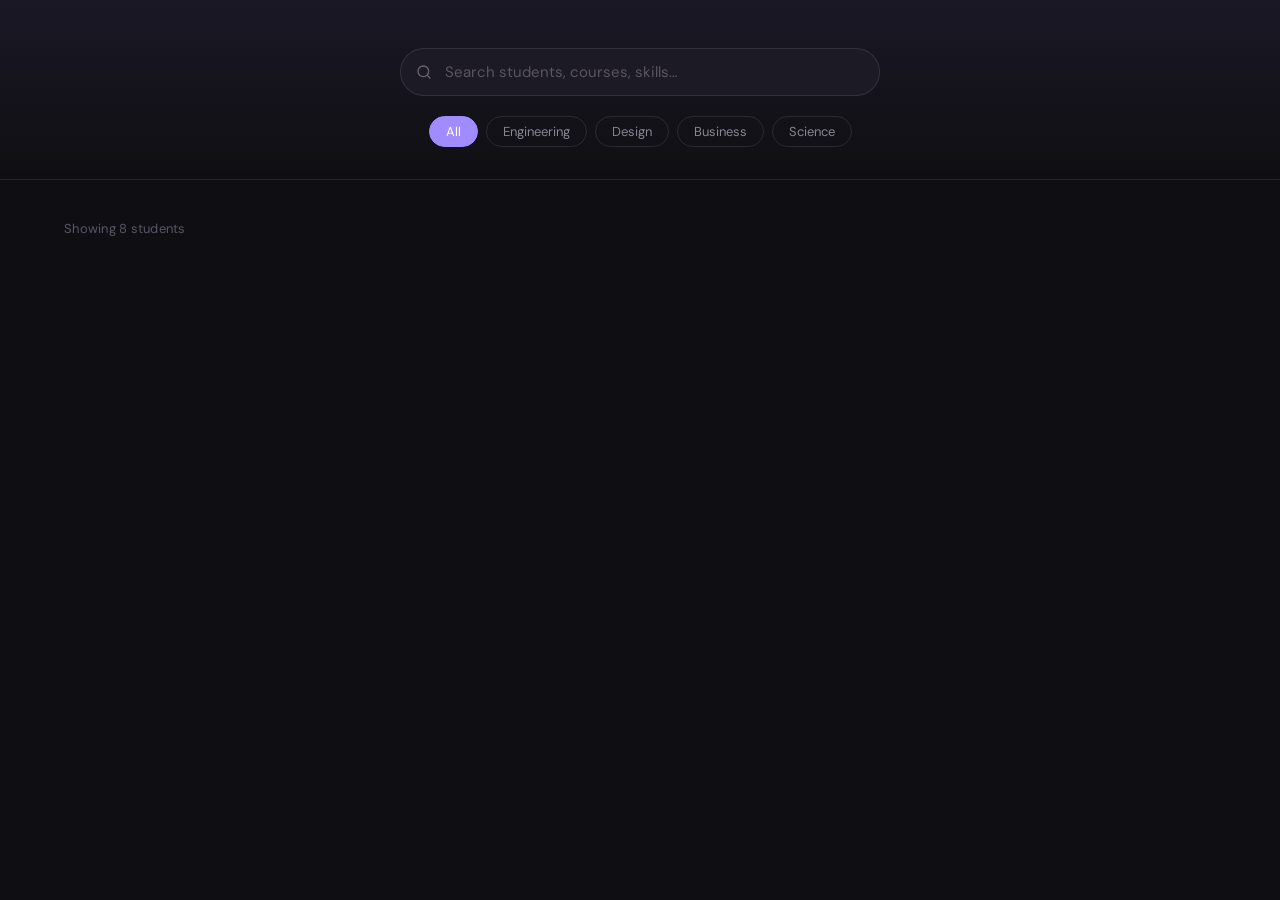
<file: index.html>
<!DOCTYPE html>
<html lang="en">
<head>
  <meta charset="UTF-8" />
  <meta name="viewport" content="width=device-width, initial-scale=1.0"/>
  <title>Student Directory</title>
  <link rel="stylesheet" href="src/css/style.css" />
</head>
<body>

<header>
  <div class="search-wrap">
    <svg class="search-icon" width="16" height="16" viewBox="0 0 24 24" fill="none" stroke="currentColor" stroke-width="2" stroke-linecap="round" stroke-linejoin="round"><circle cx="11" cy="11" r="8"/><line x1="21" y1="21" x2="16.65" y2="16.65"/></svg>
    <input type="text" id="search" placeholder="Search students, courses, skills…" />
  </div>

  <div class="filter-row">
    <button class="filter-btn active" onclick="setFilter('all', this)">All</button>
    <button class="filter-btn" onclick="setFilter('Engineering', this)">Engineering</button>
    <button class="filter-btn" onclick="setFilter('Design', this)">Design</button>
    <button class="filter-btn" onclick="setFilter('Business', this)">Business</button>
    <button class="filter-btn" onclick="setFilter('Science', this)">Science</button>
  </div>
</header>

<main>
  <p class="results-meta" id="meta">Showing 8 students</p>

  <div class="grid" id="grid">
    <!-- Cards will be generated dynamically by main.js -->
  </div>
</main>

<script src="main.js"></script>
</body>
</html>
</file>
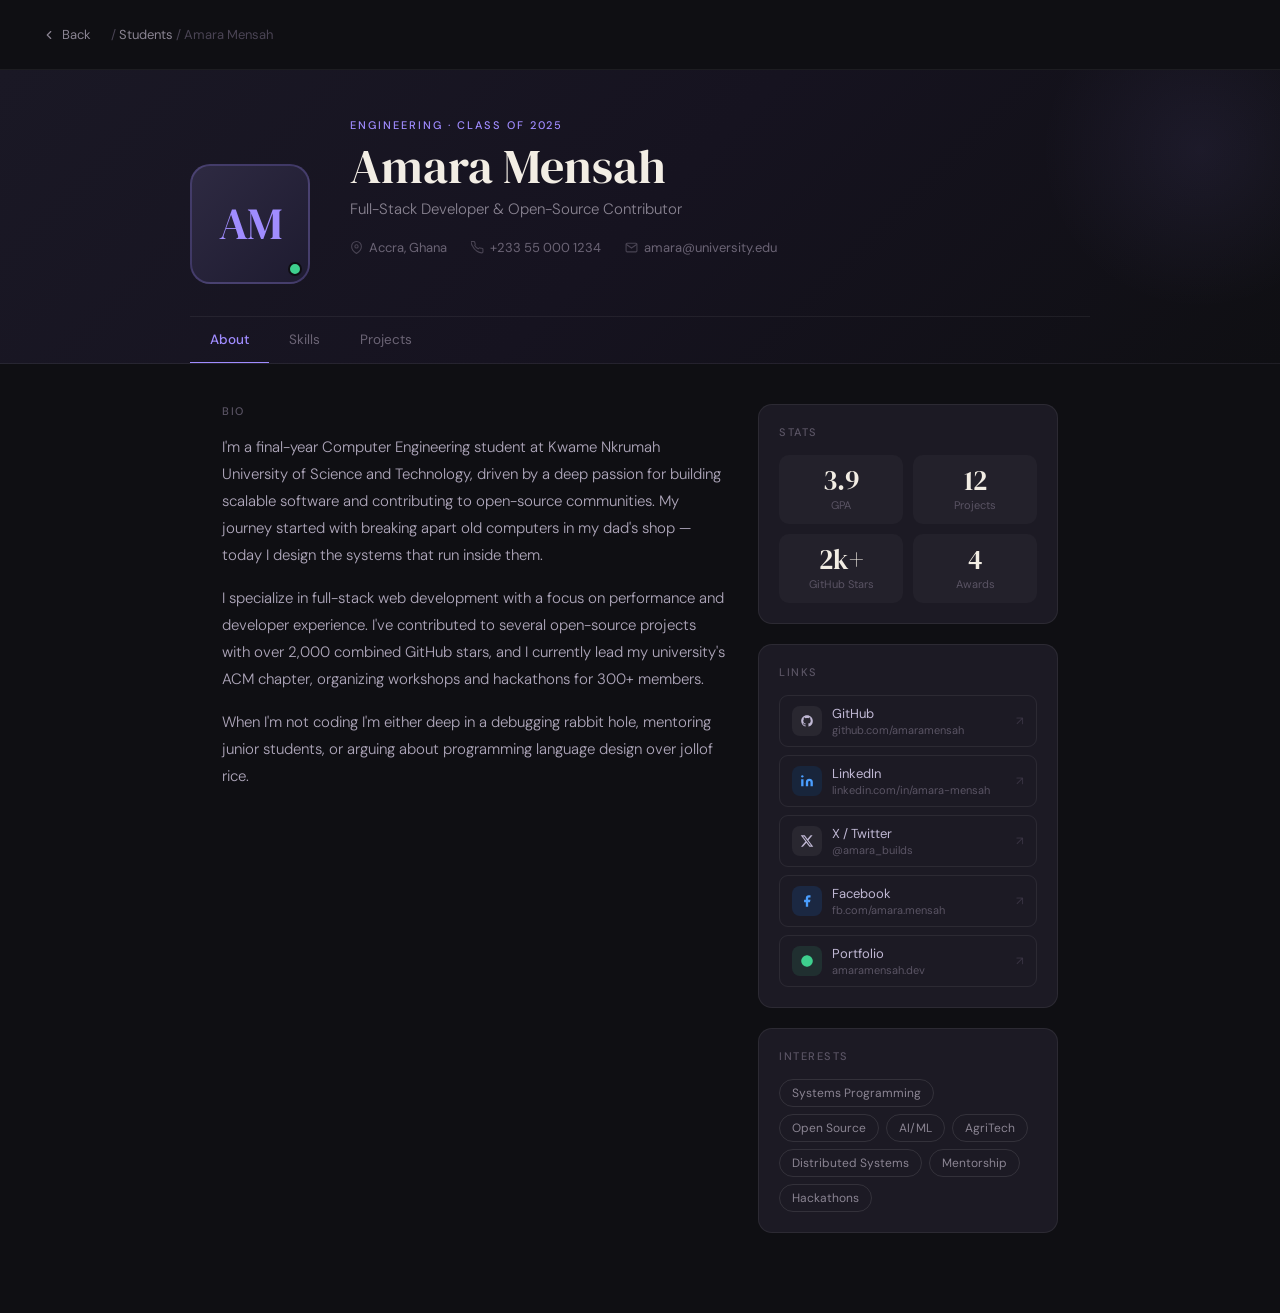
<file: students/amarah-mensah.html>
<!DOCTYPE html>
<html>
<head>
<link rel="stylesheet" href="../src/css/style.css">
</head>
<body>

<!-- NAV -->
<nav>
  <button class="back-btn" onclick="window.location.href='../index.html'">
    <svg viewBox="0 0 24 24" fill="none" stroke="currentColor" stroke-width="2" stroke-linecap="round" stroke-linejoin="round"><polyline points="15 18 9 12 15 6"/></svg>
    Back
  </button>
  <span class="nav-breadcrumb">/ <span>Students</span> / Amara Mensah</span>
</nav>

<!-- HERO -->
<div class="hero">
  <div class="hero-bg-circle"></div>
  <div class="hero-inner">
    <div class="avatar-wrap">
      <div class="avatar">AM</div>
      <div class="status-dot" title="Open to opportunities"></div>
    </div>
    <div class="hero-info">
      <p class="hero-tag">Engineering · Class of 2025</p>
      <h1 class="hero-name">Amara Mensah</h1>
      <p class="hero-sub">Full-Stack Developer &amp; Open-Source Contributor</p>
      <div class="hero-meta">
        <span class="hero-meta-item">
          <svg viewBox="0 0 24 24" fill="none" stroke="currentColor" stroke-width="2"><path d="M21 10c0 7-9 13-9 13s-9-6-9-13a9 9 0 0118 0z"/><circle cx="12" cy="10" r="3"/></svg>
          Accra, Ghana
        </span>
        <span class="hero-meta-item">
          <svg viewBox="0 0 24 24" fill="none" stroke="currentColor" stroke-width="2"><path d="M22 16.92v3a2 2 0 01-2.18 2 19.79 19.79 0 01-8.63-3.07A19.5 19.5 0 013.07 9.81a19.79 19.79 0 01-3.07-8.67A2 2 0 012 .84h3a2 2 0 012 1.72c.127.96.361 1.903.7 2.81a2 2 0 01-.45 2.11L6.91 8.18a16 16 0 006.29 6.29l1.5-1.31a2 2 0 012.11-.45c.907.339 1.85.573 2.81.7A2 2 0 0122 15.92z"/></svg>
          +233 55 000 1234
        </span>
        <span class="hero-meta-item">
          <svg viewBox="0 0 24 24" fill="none" stroke="currentColor" stroke-width="2"><path d="M4 4h16c1.1 0 2 .9 2 2v12c0 1.1-.9 2-2 2H4c-1.1 0-2-.9-2-2V6c0-1.1.9-2 2-2z"/><polyline points="22,6 12,13 2,6"/></svg>
          amara@university.edu
        </span>
      </div>
    </div>
  </div>

  <div class="hero-tabs">
    <button class="tab active" onclick="showTab('about', this)">About</button>
    <button class="tab" onclick="showTab('skills', this)">Skills</button>
    <button class="tab" onclick="showTab('projects', this)">Projects</button>
  </div>
</div>

<!-- BODY -->
<div class="body-wrap">

  <!-- LEFT CONTENT -->
  <div>

    <!-- ABOUT -->
    <section id="tab-about">
      <p class="section-label">Bio</p>
      <div class="bio-text">
        <p>I'm a final-year Computer Engineering student at Kwame Nkrumah University of Science and Technology, driven by a deep passion for building scalable software and contributing to open-source communities. My journey started with breaking apart old computers in my dad's shop — today I design the systems that run inside them.</p>
        <p>I specialize in full-stack web development with a focus on performance and developer experience. I've contributed to several open-source projects with over 2,000 combined GitHub stars, and I currently lead my university's ACM chapter, organizing workshops and hackathons for 300+ members.</p>
        <p>When I'm not coding I'm either deep in a debugging rabbit hole, mentoring junior students, or arguing about programming language design over jollof rice.</p>
      </div>
    </section>

    <!-- SKILLS -->
    <section id="tab-skills" style="display:none">
      <p class="section-label">Technical Skills</p>
      <div class="skills-grid">
        <div class="skill-row"><div class="skill-header"><span class="skill-name">Python</span><span class="skill-pct">95%</span></div><div class="skill-bar-bg"><div class="skill-bar-fill" data-w="95"></div></div></div>
        <div class="skill-row"><div class="skill-header"><span class="skill-name">JavaScript / TypeScript</span><span class="skill-pct">90%</span></div><div class="skill-bar-bg"><div class="skill-bar-fill" data-w="90"></div></div></div>
        <div class="skill-row"><div class="skill-header"><span class="skill-name">React &amp; Next.js</span><span class="skill-pct">88%</span></div><div class="skill-bar-bg"><div class="skill-bar-fill" data-w="88"></div></div></div>
        <div class="skill-row"><div class="skill-header"><span class="skill-name">Rust</span><span class="skill-pct">72%</span></div><div class="skill-bar-bg"><div class="skill-bar-fill" data-w="72"></div></div></div>
        <div class="skill-row"><div class="skill-header"><span class="skill-name">PostgreSQL / Redis</span><span class="skill-pct">80%</span></div><div class="skill-bar-bg"><div class="skill-bar-fill" data-w="80"></div></div></div>
        <div class="skill-row"><div class="skill-header"><span class="skill-name">Docker / Kubernetes</span><span class="skill-pct">75%</span></div><div class="skill-bar-bg"><div class="skill-bar-fill" data-w="75"></div></div></div>
        <div class="skill-row"><div class="skill-header"><span class="skill-name">AWS / GCP</span><span class="skill-pct">70%</span></div><div class="skill-bar-bg"><div class="skill-bar-fill" data-w="70"></div></div></div>
      </div>
    </section>

    <!-- PROJECTS -->
    <section id="tab-projects" style="display:none">
      <p class="section-label">Featured Projects</p>
      <div class="projects-list">
        <div class="project-card">
          <div class="project-icon">⚡</div>
          <div class="project-info">
            <p class="project-title">FluxDB</p>
            <p class="project-desc">A lightweight, embedded key-value store written in Rust with a focus on sub-millisecond reads and crash-safe writes.</p>
            <div class="project-tags"><span class="ptag">Rust</span><span class="ptag">Systems</span><span class="ptag">Open Source</span></div>
          </div>
        </div>
        <div class="project-card">
          <div class="project-icon">🌍</div>
          <div class="project-info">
            <p class="project-title">AgroSense Dashboard</p>
            <p class="project-desc">IoT sensor analytics platform for small-scale farmers across West Africa, built with Next.js and real-time WebSocket streams.</p>
            <div class="project-tags"><span class="ptag">Next.js</span><span class="ptag">IoT</span><span class="ptag">Python</span></div>
          </div>
        </div>
        <div class="project-card">
          <div class="project-icon">🤖</div>
          <div class="project-info">
            <p class="project-title">CodeMentor CLI</p>
            <p class="project-desc">An AI-powered command-line tool that reviews pull requests and suggests improvements based on style guides and best practices.</p>
            <div class="project-tags"><span class="ptag">TypeScript</span><span class="ptag">LLM</span><span class="ptag">CLI</span></div>
          </div>
        </div>
      </div>
    </section>

  </div>

  <!-- RIGHT SIDEBAR -->
  <aside class="sidebar">

    <div class="sidebar-card">
      <p class="sidebar-card-title">Stats</p>
      <div class="stats-grid">
        <div class="stat-box"><div class="stat-num">3.9</div><div class="stat-label">GPA</div></div>
        <div class="stat-box"><div class="stat-num">12</div><div class="stat-label">Projects</div></div>
        <div class="stat-box"><div class="stat-num">2k+</div><div class="stat-label">GitHub Stars</div></div>
        <div class="stat-box"><div class="stat-num">4</div><div class="stat-label">Awards</div></div>
      </div>
    </div>

    <div class="sidebar-card">
      <p class="sidebar-card-title">Links</p>
      <div class="links-list">
        <a class="link-item" href="https://github.com/amaramensah" target="_blank">
          <div class="link-icon gh"><svg viewBox="0 0 24 24"><path d="M12 2C6.48 2 2 6.48 2 12c0 4.42 2.87 8.17 6.84 9.49.5.09.68-.22.68-.48v-1.7c-2.78.61-3.37-1.34-3.37-1.34-.46-1.16-1.11-1.47-1.11-1.47-.91-.62.07-.61.07-.61 1 .07 1.53 1.03 1.53 1.03.89 1.52 2.34 1.08 2.91.83.09-.65.35-1.08.63-1.33-2.22-.25-4.55-1.11-4.55-4.94 0-1.09.39-1.98 1.03-2.68-.1-.25-.45-1.27.1-2.64 0 0 .84-.27 2.75 1.02A9.56 9.56 0 0112 6.8c.85 0 1.7.11 2.5.33 1.91-1.29 2.75-1.02 2.75-1.02.55 1.37.2 2.39.1 2.64.64.7 1.03 1.59 1.03 2.68 0 3.84-2.34 4.68-4.57 4.93.36.31.68.92.68 1.85v2.74c0 .27.18.58.69.48A10.01 10.01 0 0022 12c0-5.52-4.48-10-10-10z"/></svg></div>
          <div class="link-text"><div class="link-label">GitHub</div><div class="link-url">github.com/amaramensah</div></div>
          <span class="link-arrow">↗</span>
        </a>
        <a class="link-item" href="https://linkedin.com/in/amara-mensah" target="_blank">
          <div class="link-icon li"><svg viewBox="0 0 24 24" fill="currentColor"><path d="M16 8a6 6 0 016 6v7h-4v-7a2 2 0 00-2-2 2 2 0 00-2 2v7h-4v-7a6 6 0 016-6zM2 9h4v12H2z"/><circle cx="4" cy="4" r="2"/></svg></div>
          <div class="link-text"><div class="link-label">LinkedIn</div><div class="link-url">linkedin.com/in/amara-mensah</div></div>
          <span class="link-arrow">↗</span>
        </a>
        <a class="link-item" href="https://twitter.com/amara_builds" target="_blank">
          <div class="link-icon tw"><svg viewBox="0 0 24 24" fill="currentColor"><path d="M18.244 2.25h3.308l-7.227 8.26 8.502 11.24H16.17l-5.214-6.817L4.99 21.75H1.68l7.73-8.835L1.254 2.25H8.08l4.713 6.231zm-1.161 17.52h1.833L7.084 4.126H5.117z"/></svg></div>
          <div class="link-text"><div class="link-label">X / Twitter</div><div class="link-url">@amara_builds</div></div>
          <span class="link-arrow">↗</span>
        </a>
        <a class="link-item" href="https://facebook.com/amara.mensah" target="_blank">
          <div class="link-icon fb"><svg viewBox="0 0 24 24" fill="currentColor"><path d="M18 2h-3a5 5 0 00-5 5v3H7v4h3v8h4v-8h3l1-4h-4V7a1 1 0 011-1h3z"/></svg></div>
          <div class="link-text"><div class="link-label">Facebook</div><div class="link-url">fb.com/amara.mensah</div></div>
          <span class="link-arrow">↗</span>
        </a>
        <a class="link-item" href="https://amaramensah.dev" target="_blank">
          <div class="link-icon web"><svg viewBox="0 0 24 24" fill="none" stroke="currentColor" stroke-width="2" stroke-linecap="round" stroke-linejoin="round"><circle cx="12" cy="12" r="10"/><line x1="2" y1="12" x2="22" y2="12"/><path d="M12 2a15.3 15.3 0 014 10 15.3 15.3 0 01-4 10 15.3 15.3 0 01-4-10 15.3 15.3 0 014-10z"/></svg></div>
          <div class="link-text"><div class="link-label">Portfolio</div><div class="link-url">amaramensah.dev</div></div>
          <span class="link-arrow">↗</span>
        </a>
      </div>
    </div>

    <div class="sidebar-card">
      <p class="sidebar-card-title">Interests</p>
      <div class="interests-wrap">
        <span class="interest-tag">Systems Programming</span>
        <span class="interest-tag">Open Source</span>
        <span class="interest-tag">AI/ML</span>
        <span class="interest-tag">AgriTech</span>
        <span class="interest-tag">Distributed Systems</span>
        <span class="interest-tag">Mentorship</span>
        <span class="interest-tag">Hackathons</span>
      </div>
    </div>

  </aside>
</div>

<script>
  function showTab(name, btn) {
    ['about','skills','projects'].forEach(t => {
      document.getElementById('tab-' + t).style.display = t === name ? 'block' : 'none';
    });
    document.querySelectorAll('.tab').forEach(b => b.classList.remove('active'));
    btn.classList.add('active');
    if (name === 'skills') animateBars();
  }

  function animateBars() {
    setTimeout(() => {
      document.querySelectorAll('.skill-bar-fill').forEach(bar => {
        bar.style.width = bar.dataset.w + '%';
      });
    }, 80);
  }
</script>
</body>
</html>
</file>
<file: src/css/style.css>
@import url('https://fonts.googleapis.com/css2?family=DM+Serif+Display:ital@0;1&family=DM+Sans:wght@300;400;500;600&display=swap');

  * { box-sizing: border-box; margin: 0; padding: 0; }

  body {
    font-family: 'DM Sans', sans-serif;
    background: #0f0f13;
    color: #e8e4dc;
    min-height: 100vh;
  }

  header {
    padding: 3rem 2rem 2rem;
    text-align: center;
    border-bottom: 1px solid rgba(255,255,255,0.06);
    background: linear-gradient(180deg, #1a1825 0%, #0f0f13 100%);
  }

  .site-label {
    font-size: 11px;
    letter-spacing: 0.2em;
    text-transform: uppercase;
    color: #a08cff;
    margin-bottom: 0.75rem;
    font-weight: 500;
  }

  h1 {
    font-family: 'DM Serif Display', serif;
    font-size: clamp(2.2rem, 5vw, 3.5rem);
    font-weight: 400;
    line-height: 1.1;
    color: #f2ede4;
    margin-bottom: 0.5rem;
  }

  h1 em {
    font-style: italic;
    color: #a08cff;
  }

  .subtitle {
    font-size: 15px;
    color: #8a8492;
    margin-bottom: 2rem;
    font-weight: 300;
  }

  .search-wrap {
    max-width: 480px;
    margin: 0 auto;
    position: relative;
  }

  .search-icon {
    position: absolute;
    left: 16px;
    top: 50%;
    transform: translateY(-50%);
    color: #6b6475;
    pointer-events: none;
  }

  #search {
    width: 100%;
    padding: 13px 16px 13px 44px;
    background: #1c1a24;
    border: 1px solid rgba(255,255,255,0.1);
    border-radius: 50px;
    color: #e8e4dc;
    font-family: 'DM Sans', sans-serif;
    font-size: 15px;
    outline: none;
    transition: border-color 0.2s;
  }

  #search::placeholder { color: #5a5464; }
  #search:focus { border-color: #a08cff; }

  .filter-row {
    display: flex;
    gap: 8px;
    justify-content: center;
    flex-wrap: wrap;
    margin-top: 1.25rem;
  }

  .filter-btn {
    padding: 6px 16px;
    border-radius: 50px;
    border: 1px solid rgba(255,255,255,0.1);
    background: transparent;
    color: #8a8492;
    font-size: 13px;
    font-family: 'DM Sans', sans-serif;
    cursor: pointer;
    transition: all 0.2s;
  }

  .filter-btn:hover { border-color: #a08cff; color: #a08cff; }
  .filter-btn.active { background: #a08cff; border-color: #a08cff; color: #fff; }

  main {
    max-width: 1200px;
    margin: 0 auto;
    padding: 2.5rem 1.5rem 4rem;
  }

  .results-meta {
    font-size: 13px;
    color: #5a5464;
    margin-bottom: 1.5rem;
    letter-spacing: 0.02em;
  }

  .grid {
    display: grid;
    grid-template-columns: repeat(auto-fill, minmax(280px, 1fr));
    gap: 1.25rem;
  }

  .card {
    background: #1c1a24;
    border: 1px solid rgba(255,255,255,0.07);
    border-radius: 16px;
    overflow: hidden;
    transition: transform 0.25s, border-color 0.25s, box-shadow 0.25s;
    display: flex;
    flex-direction: column;
  }

  .card:hover {
    transform: translateY(-4px);
    border-color: rgba(160,140,255,0.35);
    box-shadow: 0 16px 40px rgba(0,0,0,0.4);
  }

  .card-thumb {
    width: 100%;
    aspect-ratio: 4/3;
    object-fit: cover;
    display: block;
    background: #272435;
  }

  .thumb-placeholder {
    width: 100%;
    aspect-ratio: 4/3;
    display: flex;
    align-items: center;
    justify-content: center;
    font-size: 3rem;
    background: linear-gradient(135deg, #272435 0%, #1e1b2e 100%);
    color: #a08cff;
    font-family: 'DM Serif Display', serif;
  }

  .card-body {
    padding: 1.25rem;
    flex: 1;
    display: flex;
    flex-direction: column;
  }

  .card-tag {
    font-size: 11px;
    letter-spacing: 0.12em;
    text-transform: uppercase;
    color: #a08cff;
    font-weight: 500;
    margin-bottom: 6px;
  }

  .card-name {
    font-family: 'DM Serif Display', serif;
    font-size: 1.35rem;
    font-weight: 400;
    color: #f2ede4;
    margin-bottom: 6px;
    line-height: 1.2;
  }

  .card-desc {
    font-size: 13.5px;
    color: #8a8492;
    line-height: 1.6;
    margin-bottom: 1.25rem;
    flex: 1;
    font-weight: 300;
  }

  .social-row {
    display: flex;
    gap: 8px;
    margin-bottom: 1rem;
  }

  .social-btn {
    width: 32px;
    height: 32px;
    border-radius: 8px;
    border: 1px solid rgba(255,255,255,0.1);
    background: transparent;
    display: flex;
    align-items: center;
    justify-content: center;
    cursor: pointer;
    transition: all 0.2s;
    text-decoration: none;
  }

  .social-btn:hover {
    border-color: #a08cff;
    background: rgba(160,140,255,0.1);
  }

  .social-btn svg { width: 14px; height: 14px; fill: #8a8492; transition: fill 0.2s; }
  .social-btn:hover svg { fill: #a08cff; }

  .view-btn {
    width: 100%;
    padding: 10px;
    border-radius: 10px;
    border: 1px solid rgba(160,140,255,0.3);
    background: transparent;
    color: #a08cff;
    font-family: 'DM Sans', sans-serif;
    font-size: 14px;
    font-weight: 500;
    cursor: pointer;
    transition: all 0.2s;
    letter-spacing: 0.02em;
  }

  .view-btn:hover {
    background: #a08cff;
    color: #fff;
    border-color: #a08cff;
  }

  .empty-state {
    grid-column: 1/-1;
    text-align: center;
    padding: 5rem 1rem;
    color: #5a5464;
  }

  .empty-state .icon { font-size: 2.5rem; margin-bottom: 1rem; opacity: 0.5; }
  .empty-state p { font-size: 15px; }

  .card.hidden { display: none; }

   @import url('https://fonts.googleapis.com/css2?family=DM+Serif+Display:ital@0;1&family=DM+Sans:wght@300;400;500;600&display=swap');

  * { box-sizing: border-box; margin: 0; padding: 0; }

  body {
    font-family: 'DM Sans', sans-serif;
    background: #0f0f13;
    color: #e8e4dc;
    min-height: 100vh;
  }

  /* ── NAV ── */
  nav {
    display: flex;
    align-items: center;
    gap: 10px;
    padding: 1.25rem 2rem;
    border-bottom: 1px solid rgba(255,255,255,0.06);
  }

  .back-btn {
    display: flex;
    align-items: center;
    gap: 6px;
    font-size: 13px;
    color: #8a8492;
    background: none;
    border: none;
    cursor: pointer;
    font-family: 'DM Sans', sans-serif;
    padding: 6px 10px;
    border-radius: 8px;
    transition: all 0.2s;
  }
  .back-btn:hover { background: rgba(255,255,255,0.05); color: #e8e4dc; }
  .back-btn svg { width: 14px; height: 14px; }

  .nav-breadcrumb {
    font-size: 13px;
    color: #4a4454;
  }
  .nav-breadcrumb span { color: #8a8492; }

  /* ── HERO ── */
  .hero {
    position: relative;
    background: linear-gradient(135deg, #1a1825 0%, #161320 50%, #0f0f13 100%);
    border-bottom: 1px solid rgba(255,255,255,0.06);
    padding: 3rem 2rem 0;
    overflow: hidden;
  }

  .hero-bg-circle {
    position: absolute;
    top: -80px; right: -80px;
    width: 320px; height: 320px;
    border-radius: 50%;
    background: radial-gradient(circle, rgba(160,140,255,0.08) 0%, transparent 70%);
    pointer-events: none;
  }

  .hero-inner {
    max-width: 900px;
    margin: 0 auto;
    display: flex;
    gap: 2.5rem;
    align-items: flex-end;
    flex-wrap: wrap;
  }

  .avatar-wrap {
    position: relative;
    flex-shrink: 0;
  }

  .avatar {
    width: 120px;
    height: 120px;
    border-radius: 20px;
    background: linear-gradient(135deg, #2e2a42 0%, #1e1b30 100%);
    border: 2px solid rgba(160,140,255,0.25);
    display: flex;
    align-items: center;
    justify-content: center;
    font-family: 'DM Serif Display', serif;
    font-size: 2.8rem;
    color: #a08cff;
    letter-spacing: -1px;
    overflow: hidden;
  }

  .avatar img {
    width: 100%; height: 100%; object-fit: cover; display: block;
  }

  .status-dot {
    position: absolute;
    bottom: 8px; right: 8px;
    width: 14px; height: 14px;
    border-radius: 50%;
    background: #3ecf8e;
    border: 2px solid #0f0f13;
  }

  .hero-info {
    flex: 1;
    min-width: 200px;
    padding-bottom: 1.75rem;
  }

  .hero-tag {
    font-size: 11px;
    letter-spacing: 0.18em;
    text-transform: uppercase;
    color: #a08cff;
    font-weight: 500;
    margin-bottom: 8px;
  }

  .hero-name {
    font-family: 'DM Serif Display', serif;
    font-size: clamp(2rem, 4vw, 3rem);
    font-weight: 400;
    color: #f2ede4;
    line-height: 1.1;
    margin-bottom: 6px;
  }

  .hero-sub {
    font-size: 15px;
    color: #8a8492;
    font-weight: 300;
    margin-bottom: 1.25rem;
  }

  .hero-meta {
    display: flex;
    gap: 1.5rem;
    flex-wrap: wrap;
  }

  .hero-meta-item {
    display: flex;
    align-items: center;
    gap: 6px;
    font-size: 13px;
    color: #6b6475;
  }

  .hero-meta-item svg { width: 13px; height: 13px; opacity: 0.6; }

  .hero-tabs {
    max-width: 900px;
    margin: 2rem auto 0;
    display: flex;
    gap: 0;
    border-top: 1px solid rgba(255,255,255,0.06);
  }

  .tab {
    padding: 14px 20px;
    font-size: 13.5px;
    color: #6b6475;
    cursor: pointer;
    border: none;
    background: none;
    font-family: 'DM Sans', sans-serif;
    border-bottom: 2px solid transparent;
    transition: all 0.2s;
    font-weight: 400;
    margin-bottom: -1px;
  }

  .tab:hover { color: #c0b8d4; }
  .tab.active { color: #a08cff; border-bottom-color: #a08cff; font-weight: 500; }

  /* ── BODY ── */
  .body-wrap {
    max-width: 900px;
    margin: 0 auto;
    padding: 2.5rem 2rem 5rem;
    display: grid;
    grid-template-columns: 1fr 300px;
    gap: 2rem;
    align-items: start;
  }

  /* ── LEFT ── */
  section { margin-bottom: 2.5rem; }

  .section-label {
    font-size: 11px;
    letter-spacing: 0.15em;
    text-transform: uppercase;
    color: #5a5464;
    font-weight: 500;
    margin-bottom: 1rem;
  }

  .bio-text {
    font-size: 15px;
    line-height: 1.8;
    color: #b0a8bc;
    font-weight: 300;
  }

  .bio-text p + p { margin-top: 1rem; }

  /* Skills */
  .skills-grid {
    display: flex;
    flex-direction: column;
    gap: 10px;
  }

  .skill-row {
    display: flex;
    flex-direction: column;
    gap: 5px;
  }

  .skill-header {
    display: flex;
    justify-content: space-between;
    align-items: center;
  }

  .skill-name {
    font-size: 13.5px;
    color: #c0b8d4;
    font-weight: 400;
  }

  .skill-pct {
    font-size: 12px;
    color: #5a5464;
    font-variant-numeric: tabular-nums;
  }

  .skill-bar-bg {
    height: 4px;
    background: rgba(255,255,255,0.07);
    border-radius: 99px;
    overflow: hidden;
  }

  .skill-bar-fill {
    height: 100%;
    border-radius: 99px;
    background: linear-gradient(90deg, #7b6de0, #a08cff);
    transition: width 1s cubic-bezier(0.4,0,0.2,1);
    width: 0;
  }

  /* Projects */
  .projects-list {
    display: flex;
    flex-direction: column;
    gap: 12px;
  }

  .project-card {
    background: #1c1a24;
    border: 1px solid rgba(255,255,255,0.07);
    border-radius: 12px;
    padding: 1rem 1.25rem;
    display: flex;
    gap: 1rem;
    align-items: flex-start;
    transition: border-color 0.2s;
    cursor: pointer;
  }

  .project-card:hover { border-color: rgba(160,140,255,0.3); }

  .project-icon {
    width: 40px; height: 40px;
    border-radius: 10px;
    background: rgba(160,140,255,0.1);
    display: flex; align-items: center; justify-content: center;
    font-size: 18px;
    flex-shrink: 0;
  }

  .project-info { flex: 1; }

  .project-title {
    font-size: 14px;
    font-weight: 500;
    color: #e8e4dc;
    margin-bottom: 3px;
  }

  .project-desc {
    font-size: 13px;
    color: #6b6475;
    line-height: 1.5;
  }

  .project-tags {
    display: flex;
    gap: 6px;
    flex-wrap: wrap;
    margin-top: 8px;
  }

  .ptag {
    padding: 3px 9px;
    border-radius: 5px;
    font-size: 11px;
    background: rgba(160,140,255,0.1);
    color: #a08cff;
    font-weight: 500;
  }

  /* ── RIGHT SIDEBAR ── */
  .sidebar { display: flex; flex-direction: column; gap: 1.25rem; }

  .sidebar-card {
    background: #1c1a24;
    border: 1px solid rgba(255,255,255,0.07);
    border-radius: 14px;
    padding: 1.25rem;
  }

  .sidebar-card-title {
    font-size: 11px;
    letter-spacing: 0.14em;
    text-transform: uppercase;
    color: #5a5464;
    margin-bottom: 1rem;
    font-weight: 500;
  }

  /* Links */
  .links-list { display: flex; flex-direction: column; gap: 8px; }

  .link-item {
    display: flex;
    align-items: center;
    gap: 10px;
    padding: 9px 12px;
    border-radius: 9px;
    border: 1px solid rgba(255,255,255,0.07);
    text-decoration: none;
    transition: all 0.2s;
    cursor: pointer;
  }

  .link-item:hover {
    border-color: rgba(160,140,255,0.35);
    background: rgba(160,140,255,0.05);
  }

  .link-icon {
    width: 30px; height: 30px;
    border-radius: 8px;
    display: flex; align-items: center; justify-content: center;
    flex-shrink: 0;
  }

  .link-icon svg { width: 14px; height: 14px; }

  .link-icon.gh { background: rgba(255,255,255,0.06); }
  .link-icon.li { background: rgba(10,102,194,0.15); }
  .link-icon.tw { background: rgba(255,255,255,0.06); }
  .link-icon.fb { background: rgba(24,119,242,0.15); }
  .link-icon.web { background: rgba(62,207,142,0.12); }

  .link-icon.gh svg { fill: #c0b8d4; }
  .link-icon.li svg { fill: #4a9eff; }
  .link-icon.tw svg { fill: #c0b8d4; }
  .link-icon.fb svg { fill: #4a9eff; }
  .link-icon.web svg { fill: #3ecf8e; stroke: none; }

  .link-text { flex: 1; }
  .link-label { font-size: 13px; color: #c0b8d4; font-weight: 400; }
  .link-url { font-size: 11px; color: #5a5464; margin-top: 1px; }

  .link-arrow { font-size: 12px; color: #3a3444; transition: color 0.2s; }
  .link-item:hover .link-arrow { color: #a08cff; }

  /* Stats */
  .stats-grid { display: grid; grid-template-columns: 1fr 1fr; gap: 10px; }

  .stat-box {
    background: rgba(255,255,255,0.03);
    border-radius: 10px;
    padding: 12px;
    text-align: center;
  }

  .stat-num {
    font-family: 'DM Serif Display', serif;
    font-size: 1.7rem;
    color: #f2ede4;
    line-height: 1;
    margin-bottom: 4px;
  }

  .stat-label { font-size: 11px; color: #5a5464; font-weight: 400; }

  /* Tags */
  .interests-wrap { display: flex; flex-wrap: wrap; gap: 7px; }

  .interest-tag {
    padding: 5px 12px;
    border-radius: 99px;
    border: 1px solid rgba(255,255,255,0.1);
    font-size: 12px;
    color: #8a8492;
    transition: all 0.2s;
    cursor: default;
  }

  .interest-tag:hover { border-color: #a08cff; color: #a08cff; }

  @media (max-width: 680px) {
    .body-wrap { grid-template-columns: 1fr; }
    .hero-inner { flex-direction: column; align-items: flex-start; gap: 1.25rem; }
  }
</file>
